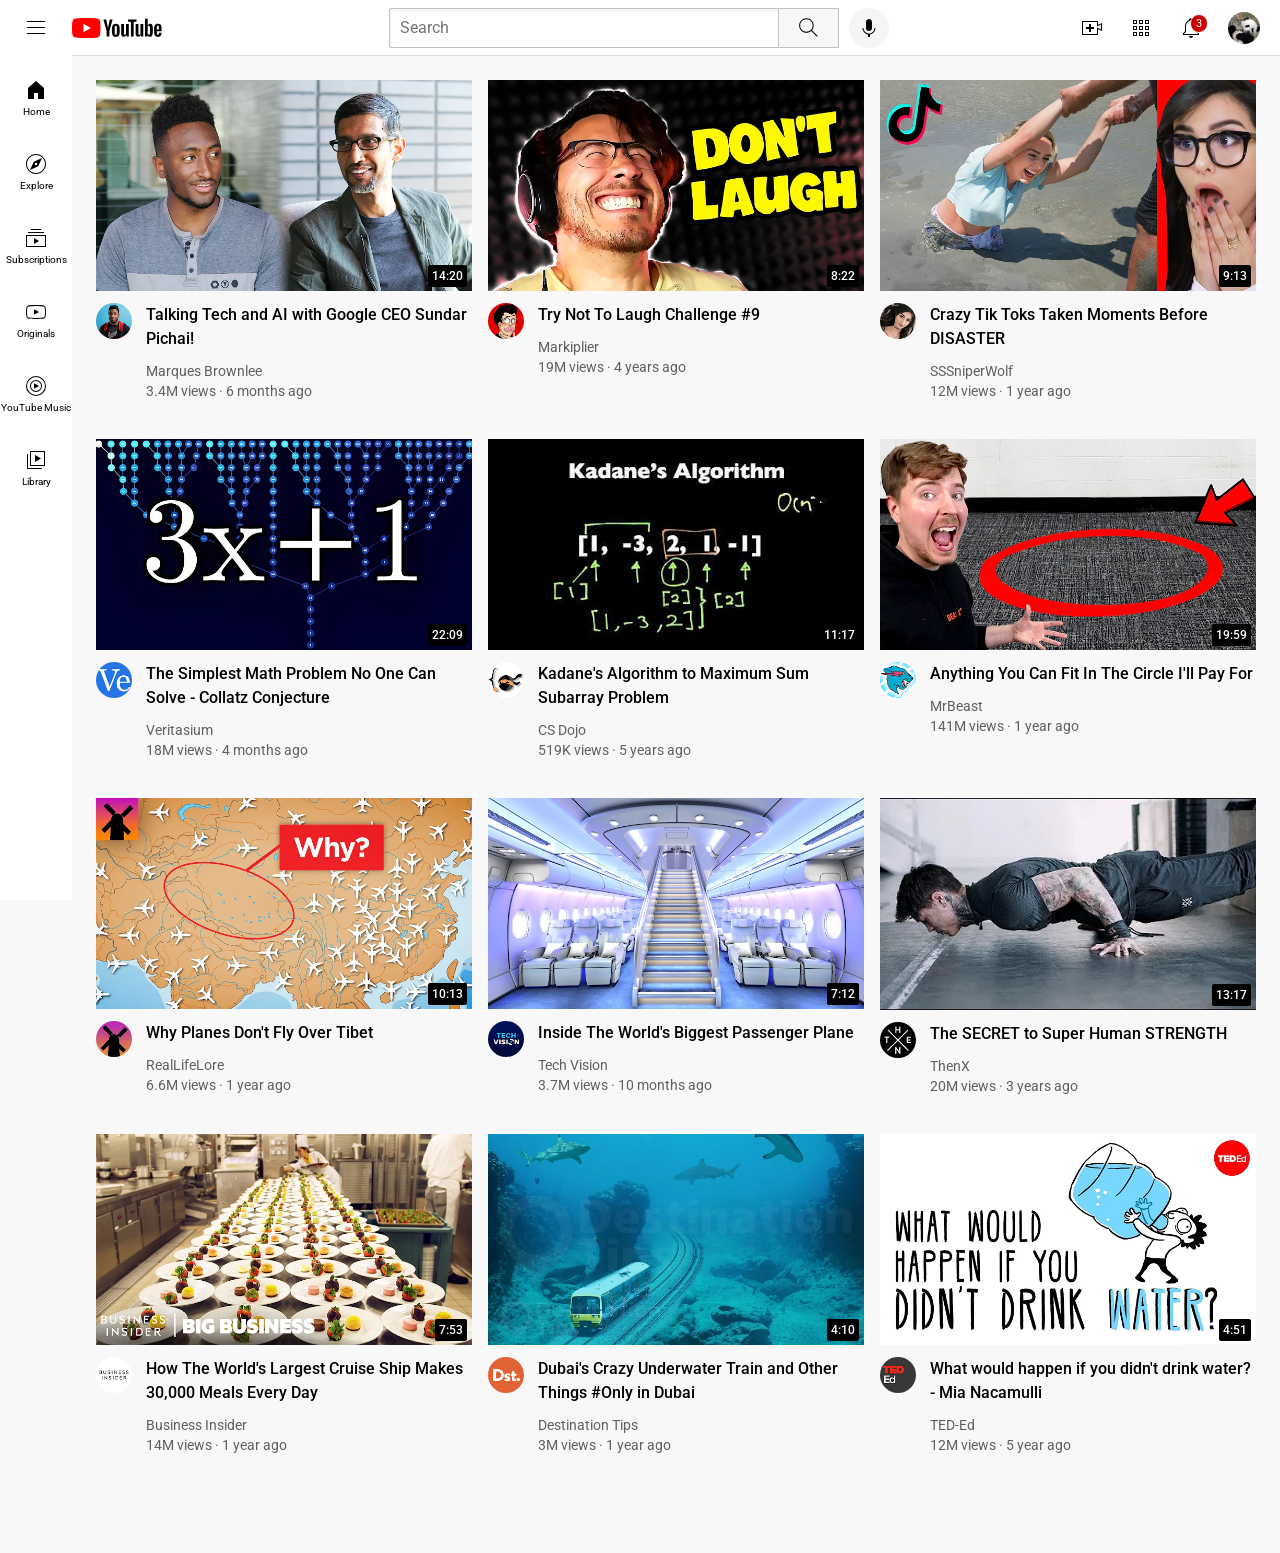
<file: index.html>
<!DOCTYPE html>
<html lang="en">
  <head>
    <meta charset="UTF-8" />
    <meta name="viewport" content="width=device-width, initial-scale=1.0" />
    <title>YouTube.com Clone</title>

    <link rel="preconnect" href="https://fonts.googleapis.com" />
    <link rel="preconnect" href="https://fonts.gstatic.com" crossorigin />
    <link
      href="https://fonts.googleapis.com/css2?family=Roboto:wght@400;500;700&display=swap"
      rel="stylesheet"
    />

    <link rel="stylesheet" href="styles/general.css" />
    <link rel="stylesheet" href="styles/header.css" />
    <link rel="stylesheet" href="styles/video.css" />
    <link rel="stylesheet" href="styles/sidebar.css" />
  </head>
  <body>
    <!-- header -->
    <header class="header">
      <div class="left-section">
        <img class="hamburger-menu" src="icons/hamburger-menu.svg" alt="" />
        <img class="youtube-logo" src="icons/youtube-logo.svg" alt="" />
      </div>
      <div class="middle-section">
        <input class="search-bar" type="text" placeholder="Search" />
        <button class="search-button">
          <img class="search-icon" src="icons/search.svg" alt="" />
          <div class="tooltip">Search</div>
        </button>
        <button class="voice-search-button">
          <img
            class="voice-search-icon"
            src="icons/voice-search-icon.svg"
            alt=""
          />
          <div class="tooltip">Search with your voice</div>
        </button>
      </div>
      <div class="right-section">
        <div class="upload-icon-container">
          <img class="upload-icon" src="icons/upload.svg" alt="" />
          <div class="tooltip">Create</div>
        </div>

        <div class="apps-icon-container">
          <img class="youtube-apps-icon" src="icons/youtube-apps.svg" alt="" />
          <div class="tooltip">YouTube apps</div>
        </div>

        <div class="notifications-icon-container">
          <img
            class="notifications-icon"
            src="icons/notifications.svg"
            alt=""
          />
          <div class="notifications-count">3</div>
          <div class="tooltip">Notifications</div>
        </div>

        <div class="pfp-container">
          <img
            class="current-user-picture"
            src="channel-pictures/my-channel.jpg"
            alt=""
          />
        </div>
      </div>
    </header>

    <nav class="sidebar">
      <div class="sidebar-link">
        <img src="icons/home.svg" alt="" />
        <div>Home</div>
      </div>
      <div class="sidebar-link">
        <img src="icons/explore.svg" alt="" />
        <div>Explore</div>
      </div>
      <div class="sidebar-link">
        <img src="icons/subscriptions.svg" alt="" />
        <div>Subscriptions</div>
      </div>
      <div class="sidebar-link">
        <img src="icons/originals.svg" alt="" />
        <div>Originals</div>
      </div>
      <div class="sidebar-link">
        <img src="icons/youtube-music.svg" alt="" />
        <div>YouTube Music</div>
      </div>
      <div class="sidebar-link">
        <img src="icons/library.svg" alt="" />
        <div>Library</div>
      </div>
    </nav>

    <main>
      <section class="video-grid">
        <!-- Talking Tech and AI -->
        <div class="video-preview">
          <div class="thumbnail-row">
            <a href="https://www.youtube.com/watch?v=n2RNcPRtAiY">
              <img class="thumbnail" src="thumbnails/thumbnail-1.webp" alt="" />
            </a>
            <div class="video-time">14:20</div>
          </div>

          <div class="video-info-grid">
            <div class="channel-picture">
              <a href="https://www.youtube.com/c/mkbhd">
                <img
                  class="profile-picture"
                  src="channel-pictures/channel-1.jpeg"
                  alt=""
                />
              </a>
            </div>
            <div class="video-info">
              <p class="video-title">
                <a
                  class="title-link"
                  href="https://www.youtube.com/watch?v=n2RNcPRtAiY"
                  >Talking Tech and AI with Google CEO Sundar Pichai!
                </a>
              </p>
              <a class="title-link" href="https://www.youtube.com/c/mkbhd">
                <p class="video-author">Marques Brownlee</p>
              </a>

              <p class="video-stats">3.4M views &#183; 6 months ago</p>
            </div>
          </div>
        </div>

        <!-- Try not to Laugh -->
        <div class="video-preview">
          <div class="thumbnail-row">
            <a href="https://www.youtube.com/watch?v=mP0RAo9SKZk">
              <img class="thumbnail" src="thumbnails/thumbnail-2.webp" alt="" />
            </a>
            <div class="video-time">8:22</div>
          </div>

          <div class="video-info-grid">
            <div class="channel-picture">
              <a href="https://www.youtube.com/c/markiplier">
                <img
                  class="profile-picture"
                  src="channel-pictures/channel-2.jpeg"
                  alt=""
                />
              </a>
            </div>
            <div class="video-info">
              <p class="video-title">
                <a
                  class="title-link"
                  href="https://www.youtube.com/watch?v=mP0RAo9SKZk"
                  >Try Not To Laugh Challenge #9
                </a>
              </p>
              <a class="title-link" href="https://www.youtube.com/c/markiplier">
                <p class="video-author">Markiplier</p>
              </a>
              <p class="video-stats">19M views &#183; 4 years ago</p>
            </div>
          </div>
        </div>

        <!-- Crazy Tik Toks -->
        <div class="video-preview">
          <div class="thumbnail-row">
            <a href="https://www.youtube.com/watch?v=FgjPQQeTh1w">
              <img class="thumbnail" src="thumbnails/thumbnail-3.webp" alt="" />
            </a>
            <div class="video-time">9:13</div>
          </div>

          <div class="video-info-grid">
            <div class="channel-picture">
              <a href="https://www.youtube.com/user/SSSniperWolf">
                <img
                  class="profile-picture"
                  src="channel-pictures/channel-3.jpeg"
                  alt=""
                />
              </a>
            </div>
            <div class="video-info">
              <p class="video-title">
                <a
                  class="title-link"
                  href="https://www.youtube.com/watch?v=FgjPQQeTh1w"
                  >Crazy Tik Toks Taken Moments Before DISASTER
                </a>
              </p>
              <a
                class="title-link"
                href="https://www.youtube.com/user/SSSniperWolf"
              >
                <p class="video-author">SSSniperWolf</p>
              </a>
              <p class="video-stats">12M views &#183; 1 year ago</p>
            </div>
          </div>
        </div>

        <!-- Simplest Math Problem -->
        <div class="video-preview">
          <div class="thumbnail-row">
            <a href="https://www.youtube.com/watch?v=094y1Z2wpJg">
              <img class="thumbnail" src="thumbnails/thumbnail-4.webp" alt="" />
            </a>
            <div class="video-time">22:09</div>
          </div>

          <div class="video-info-grid">
            <div class="channel-picture">
              <a href="https://www.youtube.com/c/veritasium">
                <img
                  class="profile-picture"
                  src="channel-pictures/channel-4.jpeg"
                  alt=""
                />
              </a>
            </div>
            <div class="video-info">
              <p class="video-title">
                <a
                  class="title-link"
                  href="https://www.youtube.com/watch?v=094y1Z2wpJg"
                  >The Simplest Math Problem No One Can Solve - Collatz
                  Conjecture
                </a>
              </p>
              <a class="title-link" href="https://www.youtube.com/c/veritasium">
                <p class="video-author">Veritasium</p>
              </a>
              <p class="video-stats">18M views &#183; 4 months ago</p>
            </div>
          </div>
        </div>

        <!-- Kadane's Algorithm -->
        <div class="video-preview">
          <div class="thumbnail-row">
            <a href="https://www.youtube.com/watch?v=86CQq3pKSUw">
              <img class="thumbnail" src="thumbnails/thumbnail-5.webp" alt="" />
            </a>
            <div class="video-time">11:17</div>
          </div>

          <div class="video-info-grid">
            <div class="channel-picture">
              <a href="https://www.youtube.com/c/CSDojo">
                <img
                  class="profile-picture"
                  src="channel-pictures/channel-5.jpeg"
                  alt=""
                />
              </a>
            </div>
            <div class="video-info">
              <p class="video-title">
                <a
                  class="title-link"
                  href="https://www.youtube.com/watch?v=86CQq3pKSUw"
                  >Kadane's Algorithm to Maximum Sum Subarray Problem
                </a>
              </p>
              <a class="title-link" href="https://www.youtube.com/c/CSDojo">
                <p class="video-author">CS Dojo</p>
              </a>
              <p class="video-stats">519K views &#183; 5 years ago</p>
            </div>
          </div>
        </div>

        <!-- Fit in the circle -->
        <div class="video-preview">
          <div class="thumbnail-row">
            <a href="https://www.youtube.com/watch?v=yXWw0_UfSFg">
              <img class="thumbnail" src="thumbnails/thumbnail-6.webp" alt="" />
            </a>
            <div class="video-time">19:59</div>
          </div>

          <div class="video-info-grid">
            <div class="channel-picture">
              <a
                href="https://www.youtube.com/channel/UCX6OQ3DkcsbYNE6H8uQQuVA"
              >
                <img
                  class="profile-picture"
                  src="channel-pictures/channel-6.jpeg"
                  alt=""
                />
              </a>
            </div>
            <div class="video-info">
              <p class="video-title">
                <a
                  class="title-link"
                  href="https://www.youtube.com/watch?v=yXWw0_UfSFg"
                  >Anything You Can Fit In The Circle I'll Pay For
                </a>
              </p>
              <a
                class="title-link"
                href="https://www.youtube.com/channel/UCX6OQ3DkcsbYNE6H8uQQuVA"
              >
                <p class="video-author">MrBeast</p>
              </a>
              <p class="video-stats">141M views &#183; 1 year ago</p>
            </div>
          </div>
        </div>

        <!-- Why Planes Don't -->
        <div class="video-preview">
          <div class="thumbnail-row">
            <a href="https://www.youtube.com/watch?v=fNVa1qMbF9Y">
              <img class="thumbnail" src="thumbnails/thumbnail-7.webp" alt="" />
            </a>
            <div class="video-time">10:13</div>
          </div>

          <div class="video-info-grid">
            <div class="channel-picture">
              <a
                href="https://www.youtube.com/channel/UCP5tjEmvPItGyLhmjdwP7Ww"
              >
                <img
                  class="profile-picture"
                  src="channel-pictures/channel-7.jpeg"
                  alt=""
                />
              </a>
            </div>
            <div class="video-info">
              <p class="video-title">
                <a
                  class="title-link"
                  href="https://www.youtube.com/watch?v=fNVa1qMbF9Y"
                >
                  Why Planes Don't Fly Over Tibet
                </a>
              </p>
              <a
                class="title-link"
                href="https://www.youtube.com/channel/UCP5tjEmvPItGyLhmjdwP7Ww"
              >
                <p class="video-author">RealLifeLore</p>
              </a>
              <p class="video-stats">6.6M views &#183; 1 year ago</p>
            </div>
          </div>
        </div>

        <!-- Inside The World's Biggest -->
        <div class="video-preview">
          <div class="thumbnail-row">
            <a href="https://www.youtube.com/watch?v=lFm4EM1juls">
              <img class="thumbnail" src="thumbnails/thumbnail-8.webp" alt="" />
            </a>
            <div class="video-time">7:12</div>
          </div>

          <div class="video-info-grid">
            <div class="channel-picture">
              <a
                href="https://www.youtube.com/channel/UCHAK6CyegY22Zj2GWrcaIxg"
              >
                <img
                  class="profile-picture"
                  src="channel-pictures/channel-8.jpeg"
                  alt=""
                />
              </a>
            </div>
            <div class="video-info">
              <p class="video-title">
                <a
                  class="title-link"
                  href="https://www.youtube.com/watch?v=lFm4EM1juls"
                >
                  Inside The World's Biggest Passenger Plane
                </a>
              </p>
              <a
                class="title-link"
                href="https://www.youtube.com/channel/UCHAK6CyegY22Zj2GWrcaIxg"
              >
                <p class="video-author">Tech Vision</p>
              </a>
              <p class="video-stats">3.7M views &#183; 10 months ago</p>
            </div>
          </div>
        </div>

        <!-- The Secret To -->
        <div class="video-preview">
          <div class="thumbnail-row">
            <a href="https://www.youtube.com/watch?v=ixmxOlcrlUc">
              <img class="thumbnail" src="thumbnails/thumbnail-9.webp" alt="" />
            </a>
            <div class="video-time">13:17</div>
          </div>

          <div class="video-info-grid">
            <div class="channel-picture">
              <a href="https://www.youtube.com/c/OFFICIALTHENXSTUDIOS">
                <img
                  class="profile-picture"
                  src="channel-pictures/channel-9.jpeg"
                  alt=""
                />
              </a>
            </div>
            <div class="video-info">
              <p class="video-title">
                <a
                  class="title-link"
                  href="https://www.youtube.com/watch?v=ixmxOlcrlUc"
                >
                  The SECRET to Super Human STRENGTH
                </a>
              </p>
              <a
                class="title-link"
                href="https://www.youtube.com/c/OFFICIALTHENXSTUDIOS"
              >
                <p class="video-author">ThenX</p>
              </a>
              <p class="video-stats">20M views &#183; 3 years ago</p>
            </div>
          </div>
        </div>

        <!-- How Cruise Ship -->
        <div class="video-preview">
          <div class="thumbnail-row">
            <a href="https://www.youtube.com/watch?v=R2vXbFp5C9o">
              <img
                class="thumbnail"
                src="thumbnails/thumbnail-10.webp"
                alt=""
              />
            </a>
            <div class="video-time">7:53</div>
          </div>

          <div class="video-info-grid">
            <div class="channel-picture">
              <a href="https://www.youtube.com/user/businessinsider">
                <img
                  class="profile-picture"
                  src="channel-pictures/channel-10.jpeg"
                  alt=""
                />
              </a>
            </div>
            <div class="video-info">
              <p class="video-title">
                <a
                  class="title-link"
                  href="https://www.youtube.com/watch?v=R2vXbFp5C9o"
                >
                  How The World's Largest Cruise Ship Makes 30,000 Meals Every
                  Day
                </a>
              </p>
              <a
                class="title-link"
                href="https://www.youtube.com/user/businessinsider"
              >
                <p class="video-author">Business Insider</p>
              </a>
              <p class="video-stats">14M views &#183; 1 year ago</p>
            </div>
          </div>
        </div>

        <!-- Dubai Underwater Train -->
        <div class="video-preview">
          <div class="thumbnail-row">
            <a href="https://www.youtube.com/watch?v=0nZuYyXET3s">
              <img
                class="thumbnail"
                src="thumbnails/thumbnail-11.webp"
                alt=""
              />
            </a>
            <div class="video-time">4:10</div>
          </div>

          <div class="video-info-grid">
            <div class="channel-picture">
              <a href="https://www.youtube.com/c/Destinationtips">
                <img
                  class="profile-picture"
                  src="channel-pictures/channel-11.jpeg"
                  alt=""
                />
              </a>
            </div>
            <div class="video-info">
              <p class="video-title">
                <a
                  class="title-link"
                  href="https://www.youtube.com/watch?v=0nZuYyXET3s"
                >
                  Dubai's Crazy Underwater Train and Other Things #Only in Dubai
                </a>
              </p>
              <a
                class="title-link"
                href="https://www.youtube.com/c/Destinationtips"
              >
                <p class="video-author">Destination Tips</p>
              </a>
              <p class="video-stats">3M views &#183; 1 year ago</p>
            </div>
          </div>
        </div>

        <!-- What If Don't Drink Water -->
        <div class="video-preview">
          <div class="thumbnail-row">
            <a href="https://www.youtube.com/watch?v=9iMGFqMmUFs">
              <img
                class="thumbnail"
                src="thumbnails/thumbnail-12.webp"
                alt=""
              />
            </a>
            <div class="video-time">4:51</div>
          </div>

          <div class="video-info-grid">
            <div class="channel-picture">
              <a href="https://www.youtube.com/teded">
                <img
                  class="profile-picture"
                  src="channel-pictures/channel-12.jpeg"
                  alt=""
                />
              </a>
            </div>
            <div class="video-info">
              <p class="video-title">
                <a
                  class="title-link"
                  href="https://www.youtube.com/watch?v=9iMGFqMmUFs"
                >
                  What would happen if you didn't drink water? - Mia Nacamulli
                </a>
              </p>
              <a class="title-link" href="https://www.youtube.com/teded">
                <p class="video-author">TED-Ed</p>
              </a>
              <p class="video-stats">12M views &#183; 5 year ago</p>
            </div>
          </div>
        </div>
      </section>
    </main>
  </body>
</html>
</file>
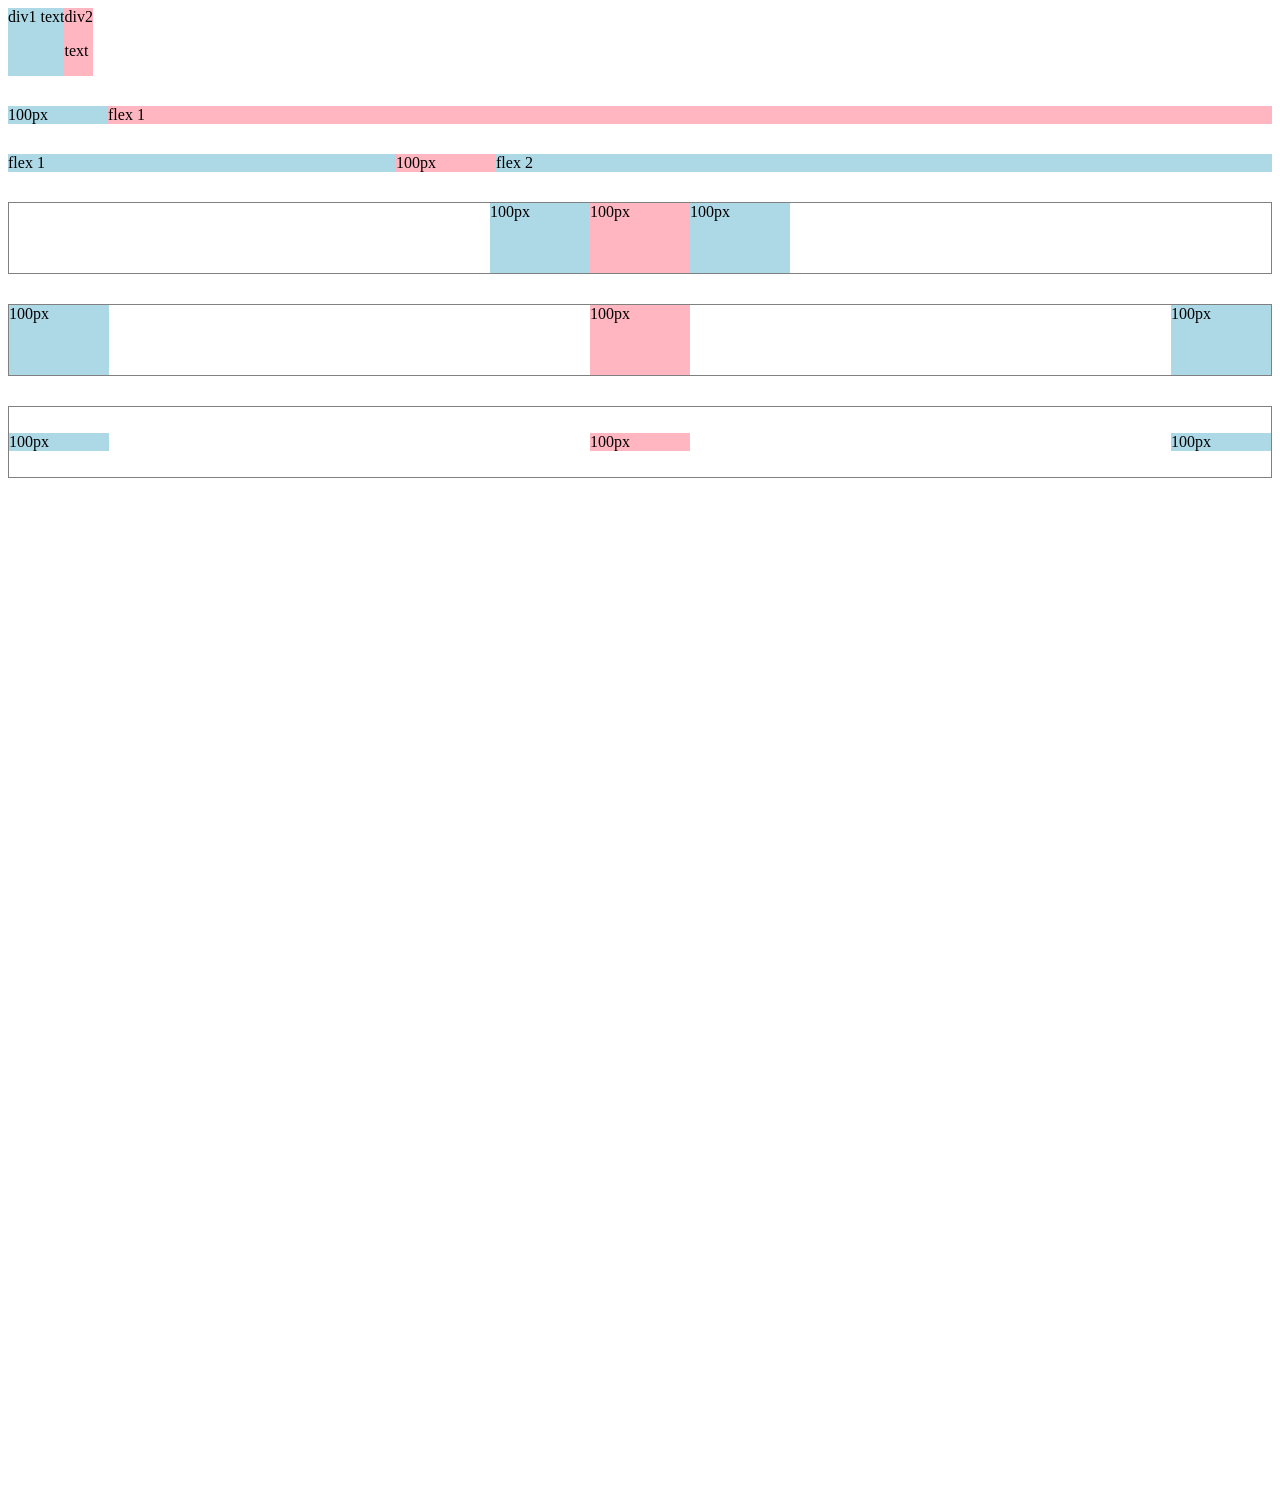
<file: flexbox.html>
<!DOCTYPE html>
<html lang="en">
  <head>
    <meta charset="UTF-8" />
    <meta name="viewport" content="width=device-width, initial-scale=1.0" />
    <title>Flexbox Practice</title>
  </head>
  <body style="padding-bottom: 1000px">
    <div style="display: flex; flex-direction: row">
      <div style="background-color: lightblue">div1 text</div>
      <div style="background-color: lightpink">
        div2
        <p>text</p>
      </div>
    </div>

    <div style="display: flex; flex-direction: row; margin-top: 30px">
      <div style="background-color: lightblue; width: 100px">100px</div>
      <div style="background-color: lightpink; flex: 1">flex 1</div>
    </div>

    <div style="display: flex; flex-direction: row; margin-top: 30px">
      <div style="background-color: lightblue; flex: 1">flex 1</div>
      <div style="background-color: lightpink; width: 100px">100px</div>
      <div style="background-color: lightblue; flex: 2">flex 2</div>
    </div>

    <div
      style="
        display: flex;
        flex-direction: row;
        margin-top: 30px;
        height: 70px;
        border-width: 1px;
        border-style: solid;
        border-color: gray;
        justify-content: center;
      "
    >
      <div style="background-color: lightblue; width: 100px">100px</div>
      <div style="background-color: lightpink; width: 100px">100px</div>
      <div style="background-color: lightblue; width: 100px">100px</div>
    </div>

    <div
      style="
        display: flex;
        flex-direction: row;
        margin-top: 30px;
        height: 70px;
        border-width: 1px;
        border-style: solid;
        border-color: gray;
        justify-content: space-between;
      "
    >
      <div style="background-color: lightblue; width: 100px">100px</div>
      <div style="background-color: lightpink; width: 100px">100px</div>
      <div style="background-color: lightblue; width: 100px">100px</div>
    </div>

    <div
      style="
        display: flex;
        flex-direction: row;
        margin-top: 30px;
        height: 70px;
        border-width: 1px;
        border-style: solid;
        border-color: gray;
        justify-content: space-between;
        align-items: center;
      "
    >
      <div style="background-color: lightblue; width: 100px">100px</div>
      <div style="background-color: lightpink; width: 100px">100px</div>
      <div style="background-color: lightblue; width: 100px">100px</div>
    </div>
  </body>
</html>
</file>
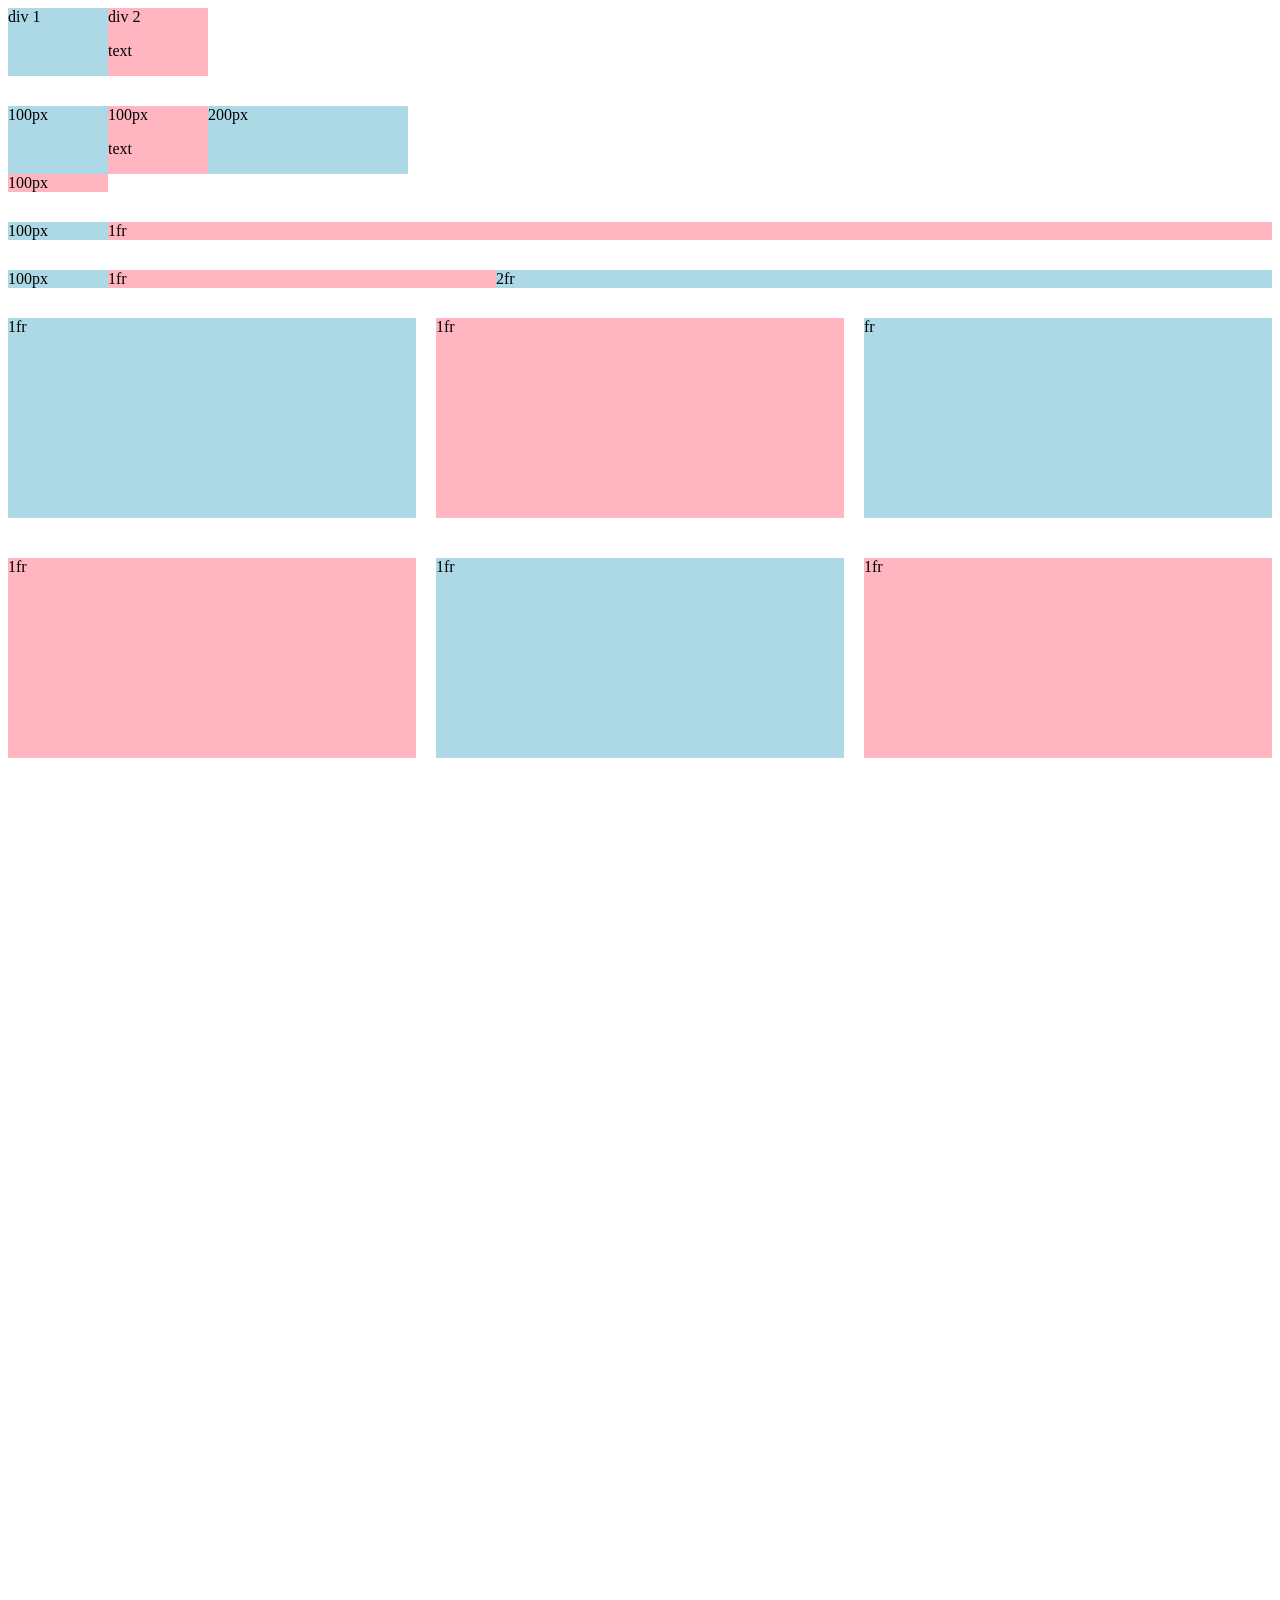
<file: grid.html>
<!DOCTYPE html>
<html lang="en">
  <head>
    <meta charset="UTF-8" />
    <meta name="viewport" content="width=device-width, initial-scale=1.0" />
    <title>Grid Practice</title>
  </head>
  <body style="padding-bottom: 1000px">
    <div style="display: grid; grid-template-columns: 100px 100px">
      <div style="background-color: lightblue">div 1</div>
      <div style="background-color: lightpink">
        div 2
        <p>text</p>
      </div>
    </div>

    <div
      style="
        display: grid;
        grid-template-columns: 100px 100px 200px;
        margin-top: 30px;
      "
    >
      <div style="background-color: lightblue">100px</div>
      <div style="background-color: lightpink">
        100px
        <p>text</p>
      </div>
      <div style="background-color: lightblue">200px</div>
      <div style="background-color: lightpink">100px</div>
    </div>

    <div
      style="display: grid; grid-template-columns: 100px 1fr; margin-top: 30px"
    >
      <div style="background-color: lightblue">100px</div>
      <div style="background-color: lightpink">1fr</div>
    </div>

    <div
      style="
        display: grid;
        grid-template-columns: 100px 1fr 2fr;
        margin-top: 30px;
      "
    >
      <div style="background-color: lightblue">100px</div>
      <div style="background-color: lightpink">1fr</div>
      <div style="background-color: lightblue">2fr</div>
    </div>

    <div
      style="
        display: grid;
        grid-template-columns: 1fr 1fr 1fr;
        margin-top: 30px;
        column-gap: 20px;
        row-gap: 40px;
      "
    >
      <div style="background-color: lightblue; height: 200px">1fr</div>
      <div style="background-color: lightpink; height: 200px">1fr</div>
      <div style="background-color: lightblue; height: 200px">fr</div>
      <div style="background-color: lightpink; height: 200px">1fr</div>
      <div style="background-color: lightblue; height: 200px">1fr</div>
      <div style="background-color: lightpink; height: 200px">1fr</div>
    </div>
  </body>
</html>
</file>
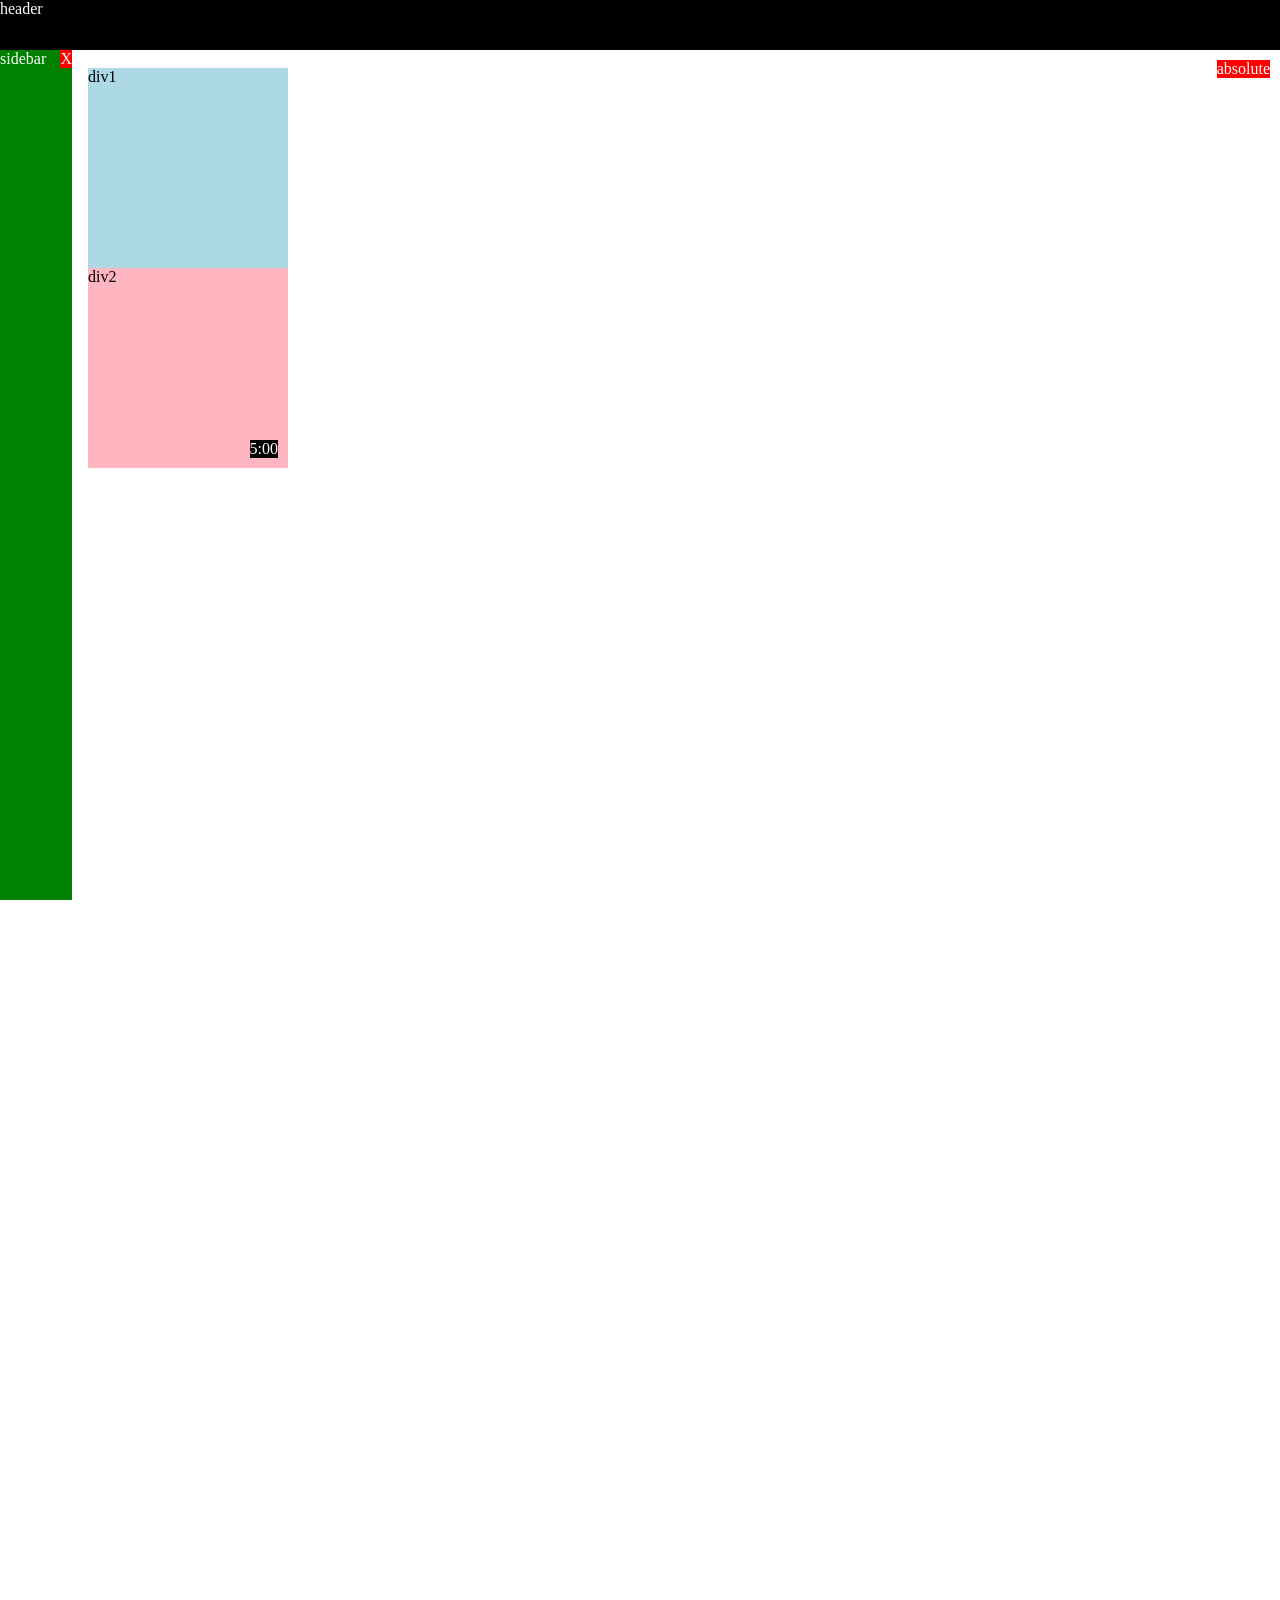
<file: position.html>
<!DOCTYPE html>
<html lang="en">
  <head>
    <meta charset="UTF-8" />
    <meta name="viewport" content="width=device-width, initial-scale=1.0" />
    <title>Position Practice</title>
  </head>
  <body style="height: 3000px; padding-top: 60px; padding-left: 80px">
    <div
      style="
        background-color: black;
        color: white;
        position: fixed;
        top: 0px;
        left: 0px;
        right: 0px;
        height: 50px;
        z-index: 100;
      "
    >
      header
    </div>

    <div
      style="
        background-color: green;
        color: white;
        position: fixed;
        left: 0;
        bottom: 0;
        top: 50px;
        width: 72px;
      "
    >
      sidebar

      <div
        style="
          position: absolute;
          background-color: red;
          color: white;
          right: 0px;
          top: 0px;
        "
      >
        X
      </div>
    </div>

    <div
      style="
        position: absolute;
        background-color: red;
        color: white;
        right: 10px;
        top: 60px;
      "
    >
      absolute
    </div>

    <div
      style="
        background-color: lightblue;
        height: 200px;
        width: 200px;
        position: static;
      "
    >
      div1
    </div>
    <div
      style="
        background-color: lightpink;
        height: 200px;
        width: 200px;
        position: relative;
      "
    >
      div2
      <div
        style="
          position: absolute;
          background-color: black;
          color: white;
          right: 10px;
          bottom: 10px;
        "
      >
        5:00
      </div>
    </div>
  </body>
</html>
</file>
<file: styles/general.css>
p {
  font-family: Roboto, Arial;
  margin-top: 0;
  margin-bottom: 0;
}

body {
  margin: 0;
  padding-top: 80px;
  padding-left: 96px;
  padding-right: 24px;
  background-color: rgb(248, 248, 248);
  margin-bottom: 100px;
}
</file>
<file: styles/header.css>
.header {
  display: flex;
  flex-direction: row;
  height: 55px;
  justify-content: space-between;
  position: fixed;
  top: 0px;
  left: 0px;
  right: 0px;
  background-color: white;
  border-bottom-width: 1px;
  border-bottom-style: solid;
  border-bottom-color: rgb(223, 223, 223);
  z-index: 100;
}

.left-section {
  display: flex;
  align-items: center;
}

.hamburger-menu {
  height: 24px;
  margin-left: 24px;
  margin-right: 24px;
  cursor: pointer;
}

.youtube-logo {
  height: 20px;
  cursor: pointer;
}

.middle-section {
  display: flex;
  align-items: center;
  flex: 1;
  margin-left: 70px;
  margin-right: 35px;
  max-width: 500px;
}

.search-bar {
  flex: 1;
  height: 36px;
  font-size: 16px;
  padding-left: 10px;
  border-width: 1px;
  border-style: solid;
  border-color: rgb(192, 192, 192);
  border-top-left-radius: 2px;
  border-bottom-left-radius: 2px;
  box-shadow: inset 1px 2px 3px rgba(0, 0, 0, 0.05);
  width: 0;
}

.search-bar:focus {
  outline: none;
  border-width: 1px;
  border-style: solid;
  border-color: rgb(2, 84, 192);
}

.search-bar::placeholder {
  font-family: Roboto, Arial;
  font-size: 16px;
}

.search-button {
  display: flex;
  align-items: center;
  justify-content: center;
  height: 40px;
  width: 60px;
  background-color: rgb(247, 247, 247);
  border-width: 1px;
  border-style: solid;
  border-color: rgb(192, 192, 192);
  border-left-style: none;
  margin-right: 10px;
}

.search-button,
.voice-search-button,
.upload-icon-container,
.apps-icon-container,
.notifications-icon-container,
.pfp-container {
  display: flex;
  justify-content: center;
  align-items: center;
  position: relative;
  cursor: pointer;
}

.search-button .tooltip,
.voice-search-button .tooltip,
.upload-icon-container .tooltip,
.apps-icon-container .tooltip,
.notifications-icon-container .tooltip {
  font-family: Roboto, Arial;
  position: absolute;
  background-color: rgb(85, 85, 85);
  color: white;
  padding-top: 10px;
  padding-bottom: 10px;
  padding-left: 8px;
  padding-right: 8px;
  border-radius: 2px;
  font-size: 12px;
  bottom: -50px;
  opacity: 0;
  transition: opacity 0.15s;
  pointer-events: none;
  white-space: nowrap;
}

.search-button:hover .tooltip,
.voice-search-button:hover .tooltip,
.upload-icon-container:hover .tooltip,
.apps-icon-container:hover .tooltip,
.notifications-icon-container:hover .tooltip {
  opacity: .9;
}

.search-icon {
  height: 25px;
}

.voice-search-button {
  display: flex;
  align-items: center;
  justify-content: center;
  height: 40px;
  width: 40px;
  border-radius: 20px;
  border: none;
  background-color: rgb(245, 245, 245);
}

.voice-search-icon {
  height: 24px;
}

.right-section {
  display: flex;
  align-items: center;
  justify-content: space-between;
  width: 180px;
  margin-right: 20px;
  flex-shrink: 0;
}

.upload-icon {
  height: 24px;
}

.youtube-apps-icon {
  height: 24px;
}

.notifications-icon {
  height: 24px;
}

.notifications-icon-container {
  position: relative;
}

.notifications-count {
  position: absolute;
  top: -2px;
  right: -5px;
  background-color: rgb(204, 0, 0);
  color: white;
  font-family: Roboto, Arial;
  font-size: 11px;
  padding-left: 5px;
  padding-right: 5px;
  padding-top: 2px;
  padding-bottom: 2px;
  border-radius: 10px;
  border: solid;
  border-width: 1px;
  border-color: white;
}

.current-user-picture {
  height: 32px;
  border-radius: 16px;
}
</file>
<file: styles/video.css>
.thumbnail {
  width: 100%;
}

.video-title {
  margin-top: 0;
  font-size: 14px;
  font-weight: 500;
  line-height: 20px;
  margin-bottom: 12px;
}

.video-info-grid {
  display: grid;
  grid-template-columns: 50px 1fr;
}

/* .channel-picture {
  background-color: gray;
}
.video-info {
  background-color: gray;
} */

.profile-picture {
  width: 36px;
  border-radius: 50px;
}
.thumbnail-row {
  margin-bottom: 8px;
  position: relative;
}
.video-author,
.video-stats {
  font-size: 12px;
  color: rgb(96, 96, 96);
}
.video-author {
  margin-bottom: 4px;
}
.video-grid {
  display: grid;
  grid-template-columns: 1fr 1fr 1fr;
  column-gap: 16px;
  row-gap: 40px;
}

@media (max-width: 900px) {
  .video-grid {
    grid-template-columns: 1fr 1fr;
  }
}

@media (min-width: 901px) and (max-width: 1299px) {
  .video-grid {
    .video-grid {
      grid-template-columns: 1fr 1fr 1fr;
    }
  }
}

@media (min-width: 1300px) {
  .video-grid {
    grid-template-columns: 1fr 1fr 1fr 1fr;
  }
}

@media (min-width: 1000px) {
  .video-author,
  .video-stats {
    font-size: 14px;
  }
  .video-title {
    font-size: 16px;
    line-height: 24px;
  }
}

.video-time {
  font-family: Roboto, Arial;
  font-size: 12px;
  font-weight: 500;
  padding-left: 4px;
  padding-right: 4px;
  padding-top: 4px;
  padding-bottom: 4px;
  border-radius: 2px;
  background-color: black;
  color: white;
  position: absolute;
  bottom: 8px;
  right: 5px;
}

.title-link {
  color: black;
  text-decoration: none;
}
</file>
<file: styles/sidebar.css>
.sidebar {
  position: fixed;
  background-color: white;
  left: 0;
  bottom: 0;
  top: 55px;
  width: 72px;
  z-index: 200;
  padding-top: 5px;
}

.sidebar-link {
  display: flex;
  align-items: center;
  justify-content: center;
  height: 74px;
  flex-direction: column;
  cursor: pointer;
}

.sidebar-link:hover {
  background-color: rgb(235, 235, 235);
}

.sidebar-link img {
  height: 24px;
  margin-bottom: 4px;
}

.sidebar-link div {
  font-family: Roboto, Arial;
  font-size: 10px;
}
</file>
